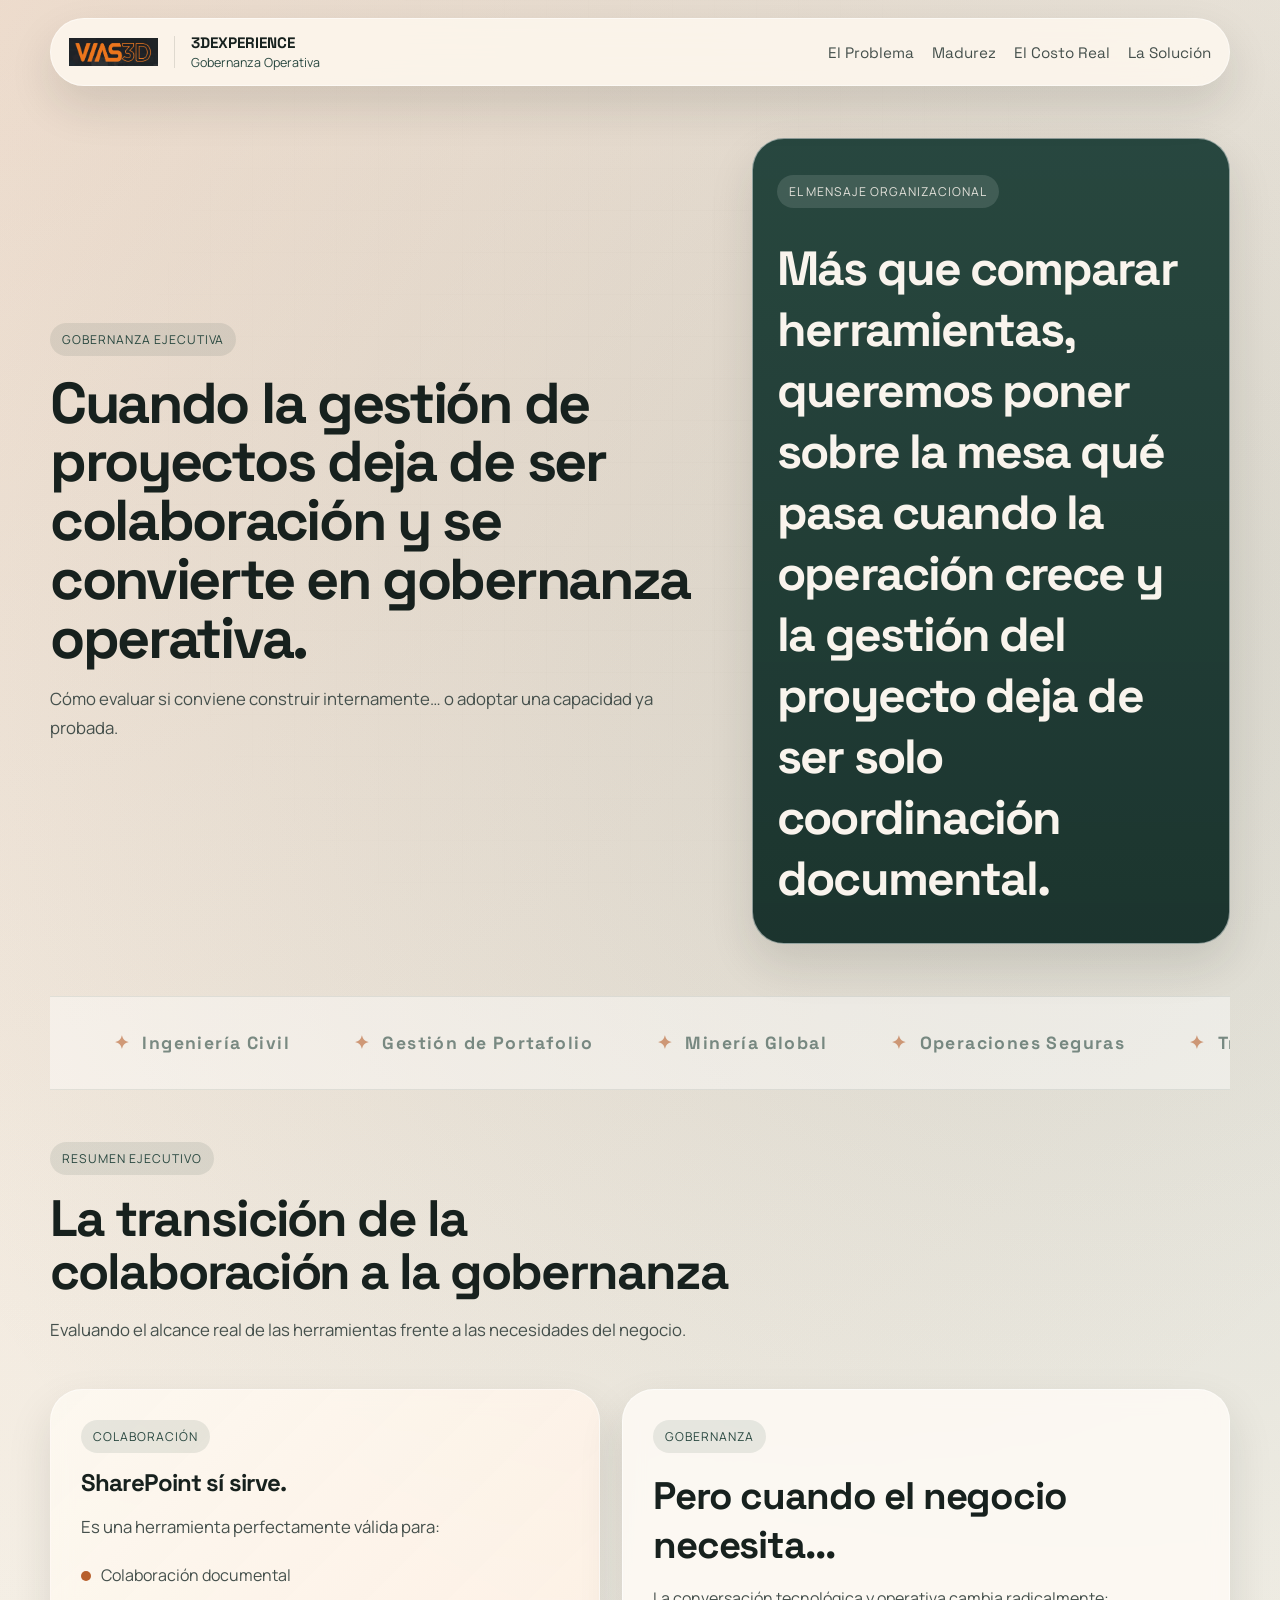
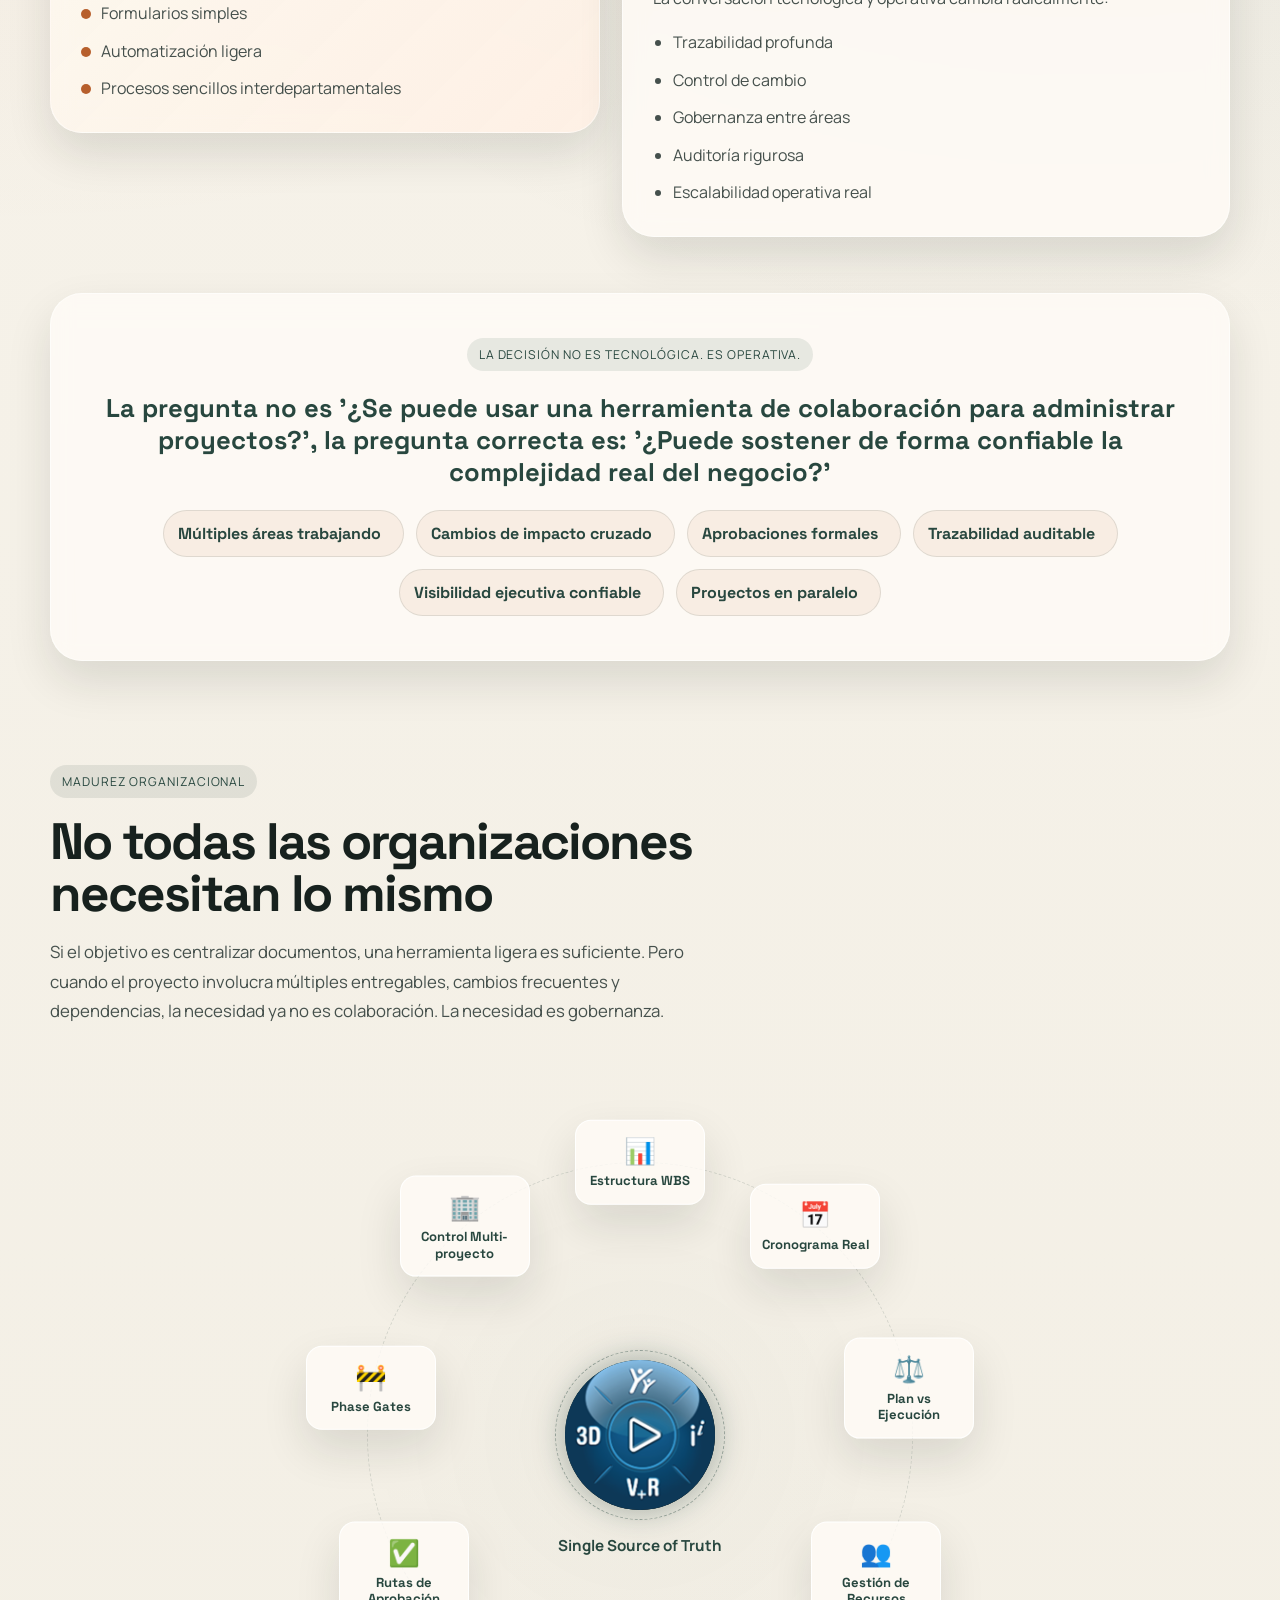
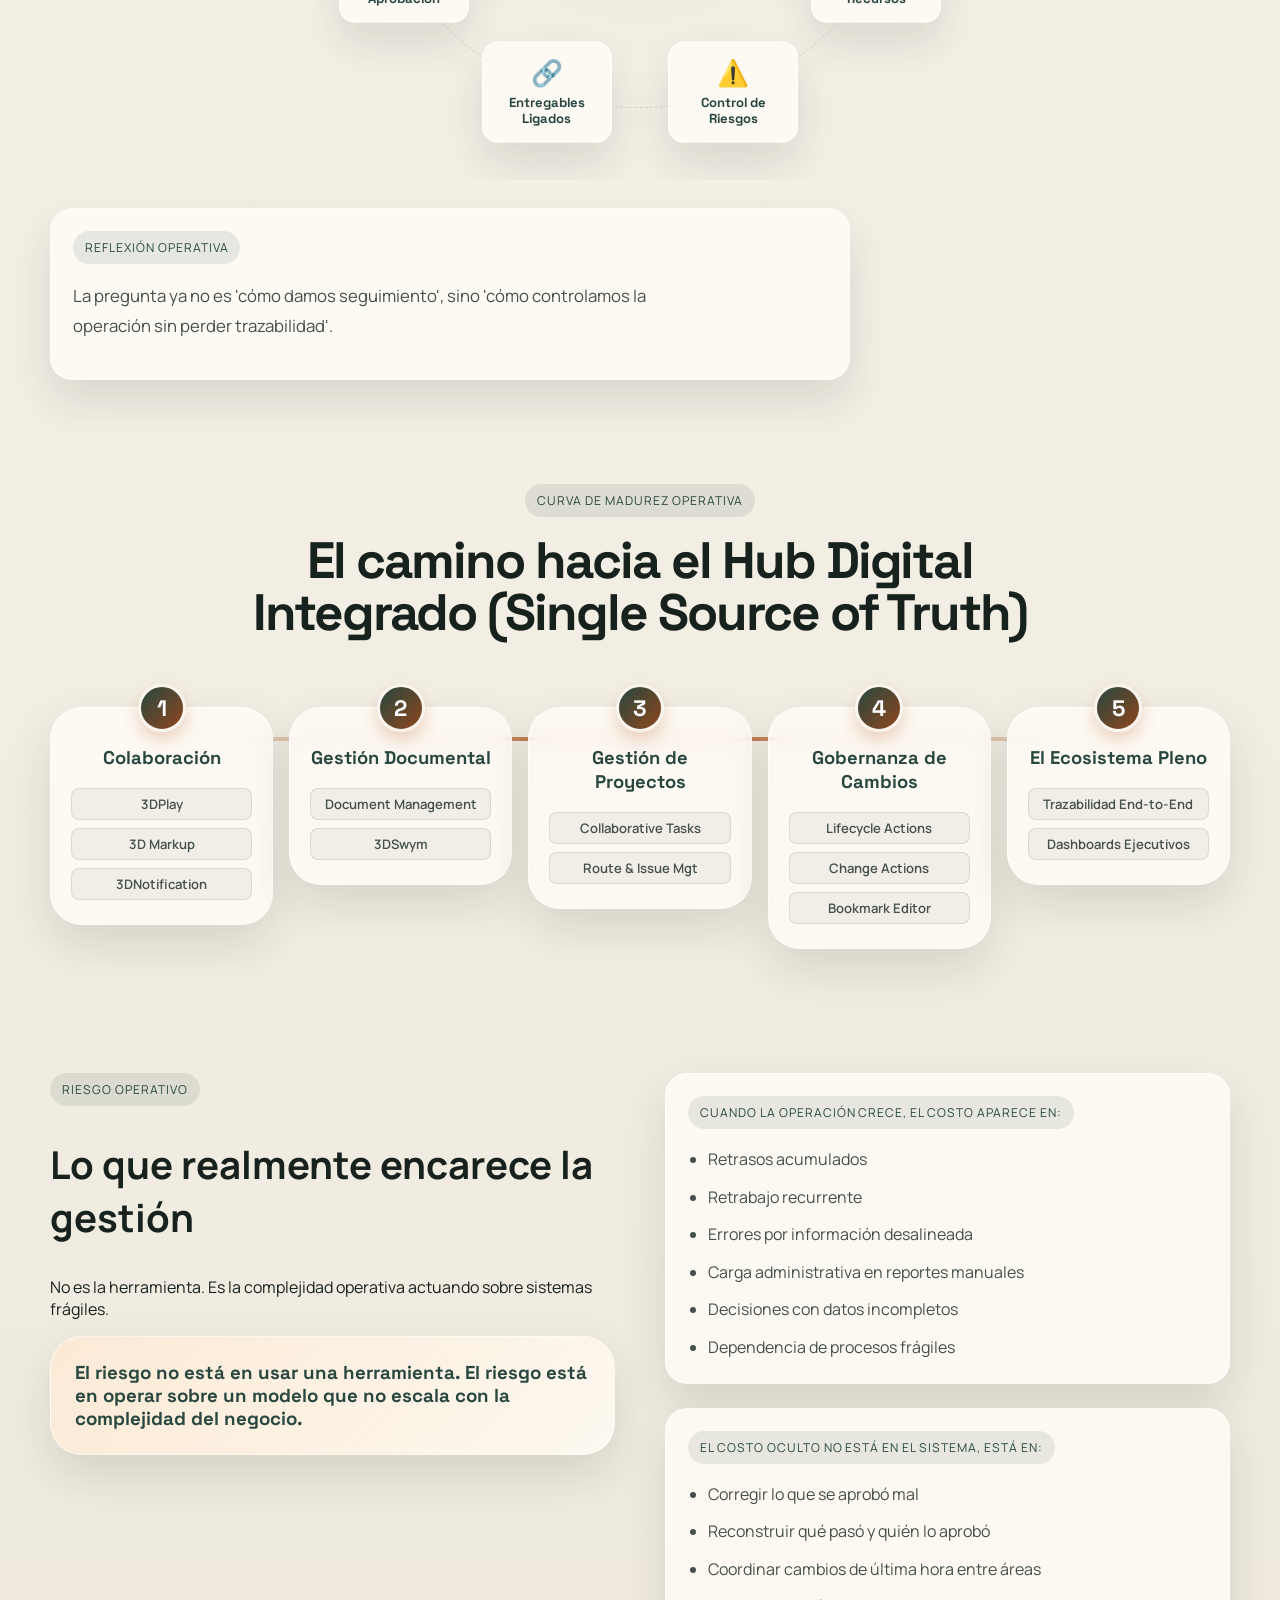
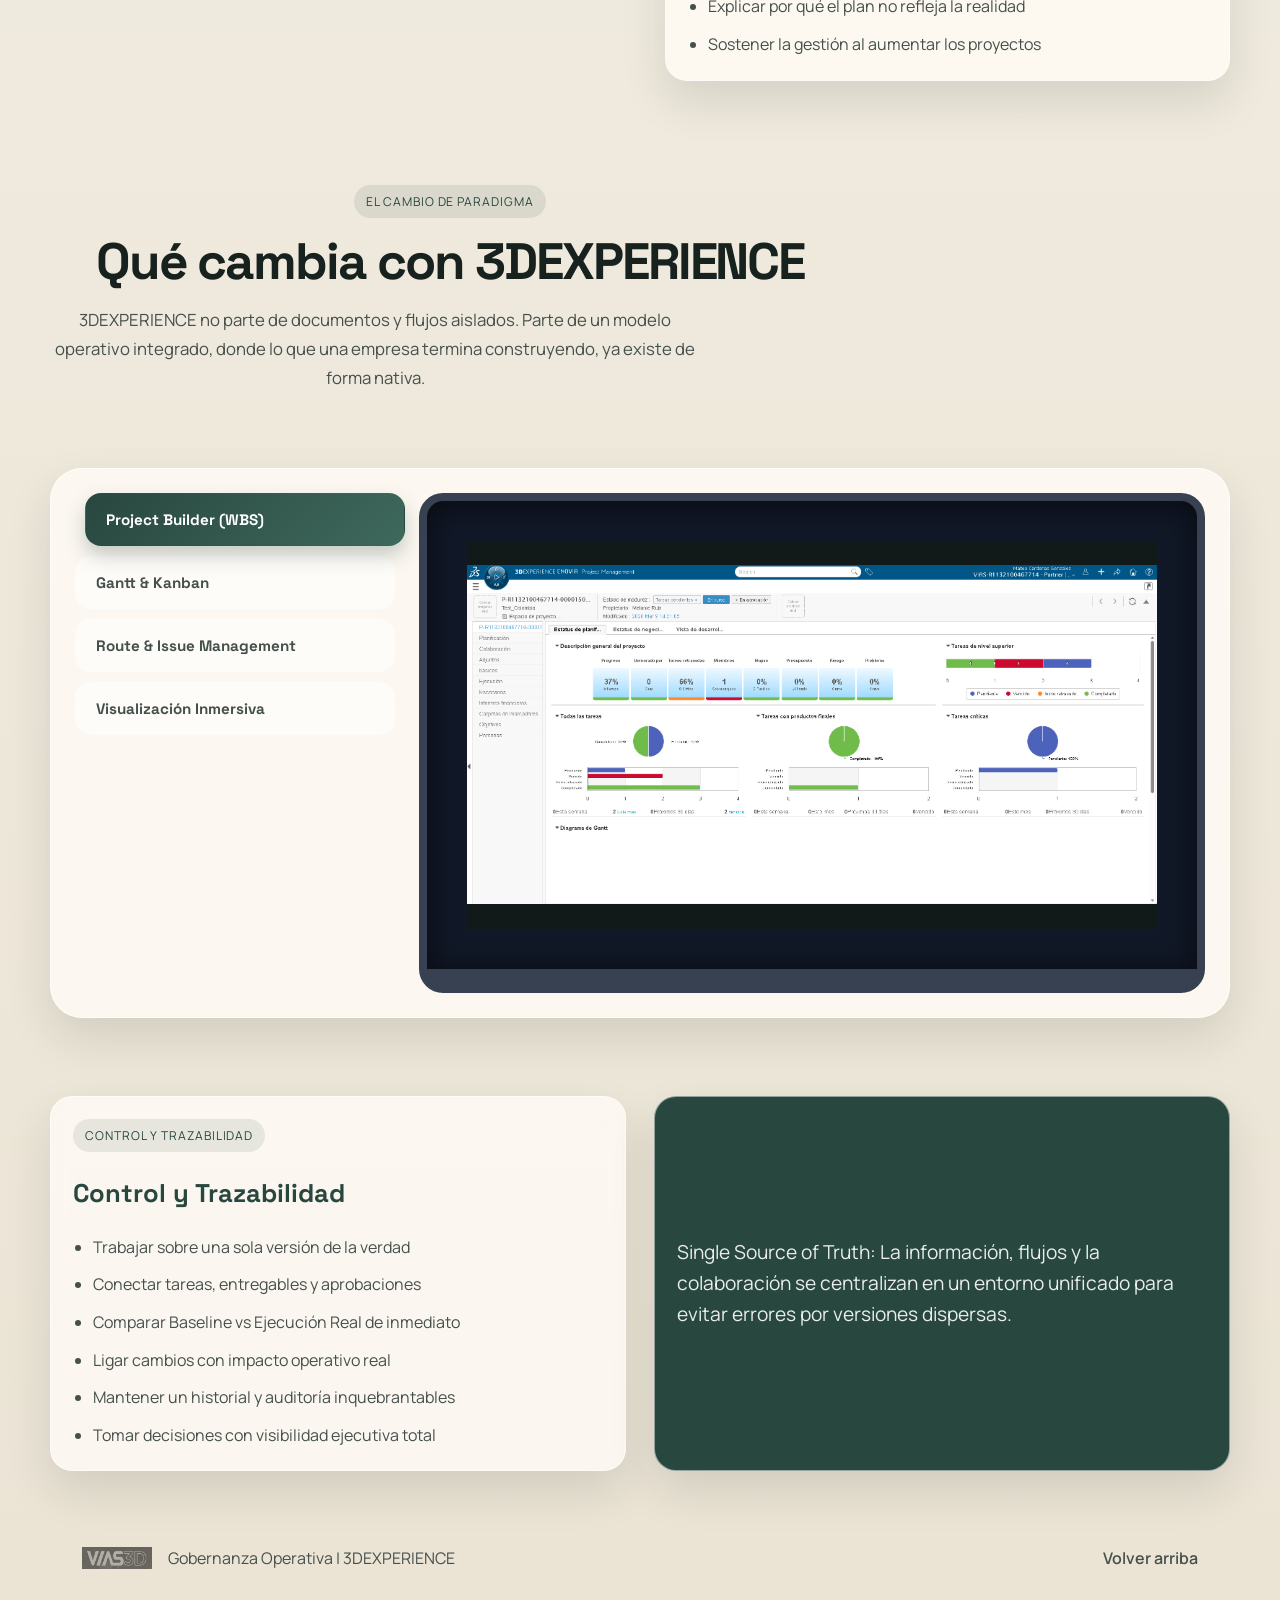
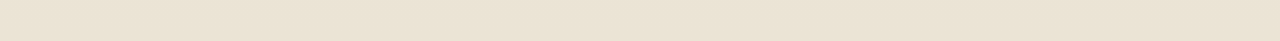
<file: index.html>
<!DOCTYPE html>
<html lang="es">
<head>
  <meta charset="UTF-8">
  <meta name="viewport" content="width=device-width, initial-scale=1.0">
  <title>Gobernanza Operativa vs Colaboración</title>
  <link rel="preconnect" href="https://fonts.googleapis.com">
  <link rel="preconnect" href="https://fonts.gstatic.com" crossorigin>
  <link href="https://fonts.googleapis.com/css2?family=Manrope:wght@400;500;600;700;800&family=Space+Grotesk:wght@500;700&display=swap" rel="stylesheet">
  <link rel="stylesheet" href="styles.css">
</head>
<body>
  <div class="page-shell">
    <header class="topbar">
      <a class="brand" href="#inicio" style="gap: 16px;">
        <img src="Logo%20Vias3D.png" alt="VIAS3D" style="height: 28px; width: auto; object-fit: contain;">
        <span style="display:block; width:1px; height:32px; background:var(--line);"></span>
        <div>
          <strong>3DEXPERIENCE</strong>
          <span style="color:var(--forest);">Gobernanza Operativa</span>
        </div>
      </a>
      <nav class="nav">
        <a href="#realidad">El Problema</a>
        <a href="#madurez">Madurez</a>
        <a href="#costo">El Costo Real</a>
        <a href="#solucion">La Solución</a>
      </nav>
      <!-- CTA Topbar Button Removed -->
    </header>

    <main>
      <section class="hero section" id="inicio">
        <div class="hero-copy reveal">
          <span class="eyebrow" id="hero-kicker">Gobernanza Ejecutiva</span>
          <h1 id="hero-title">Cargando...</h1>
          <p class="hero-text" id="hero-subtitle">Cargando...</p>
          <!-- Hero CTA Button Removed -->
        </div>

        <aside class="hero-panel reveal">
          <div class="hero-panel-card hero-panel-main">
            <p class="panel-label">El Mensaje Organizacional</p>
            <h2 id="hero-pitch">Cargando...</h2>
          </div>
        </aside>
      </section>

      <!-- MARQUEE -->
      <section class="marquee-section">
        <div class="marquee-content" id="marquee-container"></div>
      </section>

      <section class="section grid-section" id="realidad">
        <div class="section-heading reveal">
          <span class="eyebrow" id="s2-kicker">Resumen Ejecutivo</span>
          <h2 id="s2-title">Cargando...</h2>
          <p id="s2-desc">Cargando...</p>
        </div>
        
        <div class="registration-layout reveal">
          <div class="cta-card">
            <div class="cta-copy">
              <span class="eyebrow">Colaboración</span>
              <h2 id="s2-left-title">Cargando...</h2>
              <p id="s2-left-desc">Cargando...</p>
              <ul class="cta-list" id="s2-left-list"></ul>
            </div>
          </div>
          <div class="form-card">
            <span class="card-kicker">Gobernanza</span>
            <h3 class="form-title" id="s2-right-title">Cargando...</h3>
            <p class="form-description" id="s2-right-desc">Cargando...</p>
            <ul class="simple-list" id="s2-right-list"></ul>
          </div>
        </div>

        <div class="proof-strip reveal mt-4" style="margin-top:28px;">
          <div class="proof-item" style="grid-column: 1 / -1; padding: 24px;">
            <span class="eyebrow" id="s3-kicker">Cargando...</span>
            <h2 style="font-family:'Space Grotesk', sans-serif; font-size:1.6rem; color:var(--forest)" id="s3-question">Cargando...</h2>
            <div class="contact-chips" id="s3-needs" style="justify-content: center;"></div>
          </div>
        </div>
      </section>

      <section class="section grid-section" id="madurez">
        <div class="section-heading reveal">
          <span class="eyebrow" id="s4-kicker">Madurez Organizacional</span>
          <h2 id="s4-title">Cargando...</h2>
          <p id="s4-desc">Cargando...</p>
        </div>

        <div class="orbital-wrapper reveal" id="orbital-wrapper">
          <!-- Rendered by app.js (The Orbital Layout) -->
        </div>
        
        <div class="info-card text-center mx-auto mt-4 reveal" style="max-width: 800px;">
          <span class="card-kicker">Reflexión Operativa</span>
          <p id="s5-conclusion">Cargando...</p>
        </div>
      </section>

      <!-- TIMELINE / MATURITY FLOW (Image reference section) -->
      <section class="section" id="curva-madurez">
        <div class="section-heading reveal mx-auto" style="text-align:center; max-width:800px; margin: 0 auto;">
          <span class="eyebrow" id="flow-kicker">Cargando...</span>
          <h2 id="flow-title">Cargando...</h2>
        </div>

        <div class="process-timeline reveal" id="flow-timeline">
          <!-- Rendered by app.js -->
        </div>
      </section>

      <section class="section" id="costo">
        <div class="sticky-layout reveal">
          <div class="sticky-side">
            <span class="eyebrow" id="s6-kicker">Cargando...</span>
            <h2 id="s6-title" style="font-size: clamp(2rem, 3vw, 3rem);">Cargando...</h2>
            <p id="s6-desc">Cargando...</p>
            <div class="hero-panel-card hero-panel-accent mt-4">
              <h3 id="s6-conclusion" style="margin:0; font-family:'Space Grotesk', sans-serif; color:var(--forest);">Cargando...</h3>
            </div>
          </div>
          
          <div class="scroll-side">
            <div class="info-card">
              <span class="card-kicker" id="s6-list1-title">Visibles</span>
              <ul class="simple-list bullet-list" id="s6-list1"></ul>
            </div>
            <div class="info-card" style="background:var(--panel-strong)">
              <span class="card-kicker" id="s6-list2-title">Ocultos</span>
              <ul class="simple-list check-list" id="s6-list2"></ul>
            </div>
          </div>
        </div>
      </section>

      <section class="section grid-section" id="solucion">
        <div class="section-heading reveal text-center mx-auto" style="max-width: 800px; text-align: center;">
          <span class="eyebrow" id="s7-kicker">El Cambio de Paradigma</span>
          <h2 id="s7-title">Cargando...</h2>
          <p id="s7-desc" class="mx-auto">Cargando...</p>
        </div>

        <div class="mockup-layout reveal" id="mockup-layout">
          <!-- Rendered by app.js -->
        </div>

        <div class="grid-section mt-4 reveal" style="grid-template-columns: 1fr 1fr; margin-top:50px;">
          <div class="info-card">
            <span class="card-kicker">Control y Trazabilidad</span>
            <h3 id="s8-impact-title" style="font-family:'Space Grotesk'; font-size:1.6rem; color:var(--forest)">Cargando...</h3>
            <ul class="simple-list" id="s8-impact-list"></ul>
          </div>
          <div class="info-card" style="background:var(--forest); color:#fff; display:flex; align-items:center;">
            <p id="s8-ssot" style="color:rgba(255,255,255,0.9); margin:0; font-size:1.2rem; line-height:1.6;">Cargando...</p>
          </div>
        </div>
      </section>

      <!-- CTA Section Removed -->
    </main>

    <footer class="footer" style="padding: 24px 32px;">
      <div style="display:flex; align-items:center; gap:16px;">
        <img src="Logo%20Vias3D.png" alt="VIAS3D" style="height: 22px; opacity: 0.6; filter: grayscale(100%) contrast(1.2);">
        <p id="footer-copy" style="margin:0;">Gobernanza Operativa | 3DEXPERIENCE</p>
      </div>
      <a href="#inicio" style="font-weight:600;">Volver arriba</a>
    </footer>
  </div>

  <script src="content.js"></script>
  <script src="app.js"></script>
</body>
</html>
</file>
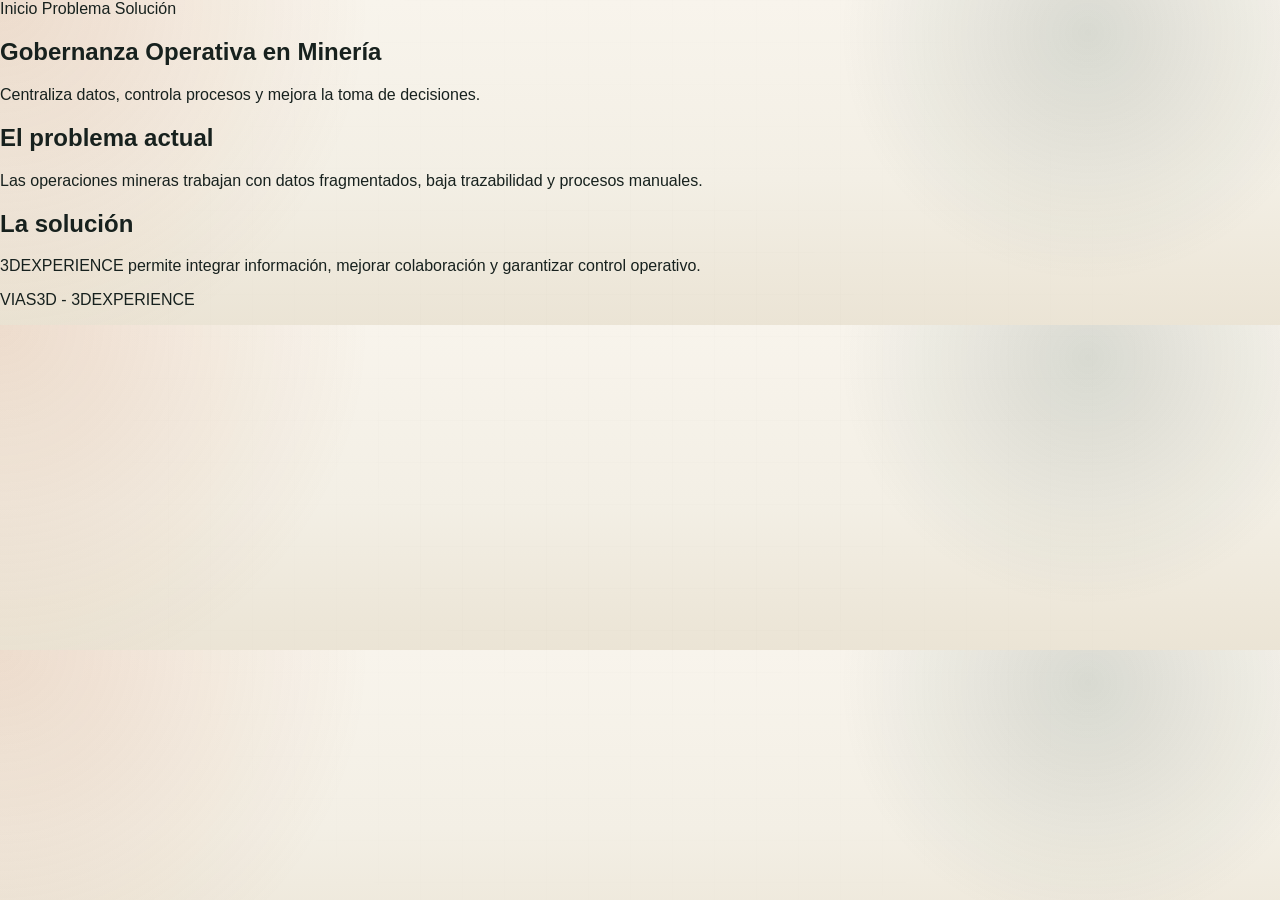
<file: index.optimizado.html>
<!DOCTYPE html>
<html lang="es">
<head>
<meta charset="UTF-8">
<meta name="viewport" content="width=device-width, initial-scale=1.0">
<meta name="description" content="Transforma tu operación minera con gobernanza operativa y colaboración en 3DEXPERIENCE">
<meta property="og:title" content="Gobernanza Operativa 3DEXPERIENCE">
<meta property="og:description" content="Control, trazabilidad y eficiencia en minería">
<title>Gobernanza Operativa | 3DEXPERIENCE</title>
<link rel="stylesheet" href="styles.css">
</head>
<body>
<header>
<nav aria-label="Navegación principal">
<a href="#inicio">Inicio</a>
<a href="#problema">Problema</a>
<a href="#solucion">Solución</a>
</nav>
</header>
<main>
<section id="inicio">
<h1>Gobernanza Operativa en Minería</h1>
<p>Centraliza datos, controla procesos y mejora la toma de decisiones.</p>
</section>
<section id="problema">
<h2>El problema actual</h2>
<p>Las operaciones mineras trabajan con datos fragmentados, baja trazabilidad y procesos manuales.</p>
</section>
<section id="solucion">
<h2>La solución</h2>
<p>3DEXPERIENCE permite integrar información, mejorar colaboración y garantizar control operativo.</p>
</section>
</main>
<footer>
<p>VIAS3D - 3DEXPERIENCE</p>
</footer>
<script src="app.js" defer></script>
</body>
</html>
</file>
<file: styles.css>
:root {
  --bg: #f3efe5;
  --bg-soft: #faf6ee;
  --panel: rgba(255, 252, 247, 0.8);
  --panel-strong: #fdf9f1;
  --ink: #17211e;
  --ink-soft: #45504c;
  --accent: #b75f2c;
  --accent-strong: #8f461d;
  --accent-soft: #e8ba91;
  --forest: #28473f;
  --forest-soft: #3f695d;
  --line: rgba(23, 33, 30, 0.12);
  --shadow: 0 20px 45px rgba(24, 31, 27, 0.12);
  --radius-xl: 32px;
  --radius-lg: 22px;
  --radius-md: 16px;
  --container: 1180px;
}

* {
  box-sizing: border-box;
}

html {
  scroll-behavior: smooth;
}

body {
  margin: 0;
  min-width: 320px;
  color: var(--ink);
  font-family: "Manrope", sans-serif;
  background:
    radial-gradient(circle at top left, rgba(183, 95, 44, 0.16), transparent 28%),
    radial-gradient(circle at 85% 10%, rgba(40, 71, 63, 0.15), transparent 22%),
    linear-gradient(180deg, #f8f4ec 0%, #f3efe5 55%, #ebe4d5 100%);
}

body::before {
  content: "";
  position: fixed;
  inset: 0;
  pointer-events: none;
  opacity: 0.25;
  background-image:
    linear-gradient(rgba(23, 33, 30, 0.03) 1px, transparent 1px),
    linear-gradient(90deg, rgba(23, 33, 30, 0.03) 1px, transparent 1px);
  background-size: 42px 42px;
  mask-image: radial-gradient(circle at center, black 30%, transparent 92%);
}

a {
  color: inherit;
  text-decoration: none;
}

img,
iframe {
  max-width: 100%;
}

.page-shell {
  width: min(100% - 32px, var(--container));
  margin: 0 auto;
  padding-bottom: 48px;
}

.topbar {
  position: sticky;
  top: 12px;
  z-index: 10;
  display: flex;
  align-items: center;
  justify-content: space-between;
  gap: 18px;
  margin-top: 18px;
  padding: 14px 18px;
  border: 1px solid rgba(255, 255, 255, 0.45);
  border-radius: 999px;
  background: rgba(255, 249, 241, 0.8);
  backdrop-filter: blur(16px);
  box-shadow: var(--shadow);
}

.brand {
  display: inline-flex;
  align-items: center;
  gap: 12px;
}

.brand-mark {
  display: grid;
  place-items: center;
  width: 40px;
  height: 40px;
  border-radius: 14px;
  color: #fff8ef;
  font-family: "Space Grotesk", sans-serif;
  font-weight: 700;
  background: linear-gradient(135deg, var(--forest) 0%, var(--accent) 100%);
}

.brand strong,
.nav a,
.btn {
  font-family: "Space Grotesk", sans-serif;
}

.brand div {
  display: flex;
  flex-direction: column;
  gap: 2px;
}

.brand strong {
  font-size: 0.95rem;
}

.brand span:last-child {
  font-size: 0.78rem;
  color: var(--ink-soft);
}

.nav {
  display: flex;
  align-items: center;
  gap: 18px;
}

.topbar-actions {
  display: flex;
  align-items: center;
  gap: 12px;
}

.nav a {
  color: var(--ink-soft);
  font-size: 0.95rem;
}

.btn {
  display: inline-flex;
  align-items: center;
  justify-content: center;
  gap: 10px;
  border: 0;
  border-radius: 999px;
  padding: 14px 22px;
  font-size: 0.95rem;
  cursor: pointer;
  transition: transform 180ms ease, box-shadow 180ms ease, background-color 180ms ease;
}

.btn:hover {
  transform: translateY(-2px);
}

.btn-primary {
  color: #fff6ee;
  background: linear-gradient(135deg, var(--accent) 0%, var(--accent-strong) 100%);
  box-shadow: 0 16px 28px rgba(183, 95, 44, 0.28);
}

.btn-secondary {
  color: var(--forest);
  background: rgba(40, 71, 63, 0.08);
  border: 1px solid rgba(40, 71, 63, 0.12);
}

.btn-ghost {
  color: var(--forest);
  background: rgba(255, 255, 255, 0.35);
}

.btn-large {
  min-width: 220px;
  padding: 16px 28px;
  font-size: 1rem;
}

.section {
  padding: 52px 0;
}

.hero {
  display: grid;
  grid-template-columns: 1.2fr 0.85fr;
  gap: 28px;
  min-height: calc(100vh - 140px);
  align-items: center;
}

.hero-copy,
.hero-panel,
.proof-strip,
.cards-grid,
.video-layout,
.instructor-card,
.cta-card,
.registration-layout {
  position: relative;
}

.eyebrow,
.panel-label,
.card-kicker,
.portrait-badge {
  display: inline-flex;
  align-items: center;
  gap: 8px;
  width: fit-content;
  padding: 8px 12px;
  border-radius: 999px;
  font-size: 0.76rem;
  letter-spacing: 0.08em;
  text-transform: uppercase;
  color: var(--forest);
  background: rgba(40, 71, 63, 0.1);
}

.hero h1,
.section-heading h2,
.cta-copy h2 {
  margin: 18px 0 16px;
  font-family: "Space Grotesk", sans-serif;
  line-height: 1.02;
  letter-spacing: -0.04em;
}

.hero h1 {
  max-width: 22ch;
  font-size: clamp(2.2rem, 4.5vw, 4rem);
}

.hero-text,
.section-heading p,
.instructor-copy p,
.cta-copy p,
.cta-note,
.info-card p {
  max-width: 65ch;
  color: var(--ink-soft);
  font-size: 1.05rem;
  line-height: 1.75;
}

.hero-actions {
  display: flex;
  flex-wrap: wrap;
  gap: 14px;
  margin-top: 28px;
}

.hero-meta {
  display: grid;
  grid-template-columns: repeat(3, minmax(0, 1fr));
  gap: 14px;
  margin-top: 28px;
}

.meta-card,
.hero-panel-card,
.proof-strip,
.module-card,
.video-frame,
.info-card,
.instructor-card,
.cta-card,
.form-card {
  border: 1px solid rgba(255, 255, 255, 0.5);
  background: var(--panel);
  backdrop-filter: blur(10px);
  box-shadow: var(--shadow);
}

.meta-card {
  padding: 18px;
  border-radius: var(--radius-lg);
}

.meta-label {
  display: block;
  color: var(--ink-soft);
  font-size: 0.9rem;
  margin-bottom: 8px;
}

.meta-card strong {
  font-family: "Space Grotesk", sans-serif;
  font-size: 1.08rem;
}

.hero-panel {
  display: grid;
  gap: 18px;
}

.hero-panel-card {
  overflow: hidden;
  padding: 24px;
  border-radius: var(--radius-xl);
}

.hero-panel-main {
  background:
    linear-gradient(180deg, rgba(40, 71, 63, 0.94) 0%, rgba(27, 52, 46, 0.98) 100%),
    var(--forest);
  color: #f9f4ed;
}

.hero-panel-main .panel-label,
.hero-panel-main p,
.hero-panel-main .highlight-item {
  color: rgba(249, 244, 237, 0.88);
}

.hero-panel-main .panel-label {
  background: rgba(255, 255, 255, 0.12);
}

.hero-panel-main h2 {
  margin: 18px 0 10px;
  font-size: clamp(2rem, 4vw, 3rem);
  font-family: "Space Grotesk", sans-serif;
  letter-spacing: -0.04em;
}

.hero-panel-accent {
  background:
    linear-gradient(135deg, rgba(255, 233, 210, 0.78) 0%, rgba(253, 249, 241, 0.92) 100%);
}

.highlight-points {
  display: grid;
  gap: 14px;
  margin-top: 28px;
}

.highlight-item {
  display: flex;
  gap: 12px;
  align-items: flex-start;
}

.highlight-item::before {
  content: "";
  flex: 0 0 10px;
  width: 10px;
  height: 10px;
  border-radius: 50%;
  margin-top: 8px;
  background: var(--accent-soft);
}

.proof-strip {
  display: grid;
  grid-template-columns: repeat(3, minmax(0, 1fr));
  gap: 14px;
  padding: 20px;
  border-radius: var(--radius-xl);
}

.proof-item {
  padding: 14px 8px;
  text-align: center;
}

.proof-number {
  display: block;
  font-size: clamp(1.8rem, 3vw, 2.8rem);
  font-family: "Space Grotesk", sans-serif;
}

.proof-label {
  color: var(--ink-soft);
}

.grid-section {
  display: grid;
  gap: 28px;
}

.program-layout {
  display: grid;
  grid-template-columns: 1.08fr 0.92fr;
  gap: 22px;
  align-items: start;
}

.program-side {
  display: grid;
  gap: 18px;
}

.registration-layout {
  display: grid;
  grid-template-columns: 0.95fr 1.05fr;
  gap: 22px;
  align-items: start;
}

.section-heading {
  max-width: 720px;
}

.section-heading h2 {
  font-size: clamp(2rem, 4vw, 3.4rem);
}

.cards-grid {
  display: grid;
  grid-template-columns: repeat(3, minmax(0, 1fr));
  gap: 18px;
}

.modules-grid {
  grid-template-columns: 1fr;
}

.module-card {
  padding: 22px;
  border-radius: var(--radius-lg);
  transition: transform 180ms ease;
}

.module-card:hover {
  transform: translateY(-4px);
}

.module-index {
  display: inline-flex;
  align-items: center;
  justify-content: center;
  width: 42px;
  height: 42px;
  border-radius: 14px;
  color: #fff9f3;
  font-family: "Space Grotesk", sans-serif;
  background: linear-gradient(135deg, var(--accent) 0%, var(--forest) 100%);
}

.module-card h3 {
  margin: 18px 0 10px;
  font-size: 1.2rem;
}

.module-card p {
  color: var(--ink-soft);
  line-height: 1.75;
}

.video-layout {
  display: grid;
  grid-template-columns: 1.3fr 0.7fr;
  gap: 22px;
  align-items: stretch;
}

.video-frame,
.video-placeholder {
  min-height: 420px;
  overflow: hidden;
  border-radius: var(--radius-xl);
}

.video-embed-shell {
  display: grid;
  grid-template-rows: minmax(0, 1fr) auto;
  min-height: 420px;
  height: 100%;
  background: rgba(255, 255, 255, 0.66);
}

.video-frame iframe,
.video-frame video,
.video-frame .video-placeholder {
  width: 100%;
  height: 100%;
  border: 0;
}

.video-embed-shell iframe {
  min-height: 360px;
}

.video-frame video {
  display: block;
  object-fit: cover;
}

.video-placeholder {
  display: grid;
  place-items: center;
  padding: 30px;
  text-align: center;
  color: #f9f4ed;
  background:
    linear-gradient(135deg, rgba(40, 71, 63, 0.94) 0%, rgba(183, 95, 44, 0.88) 100%);
}

.video-placeholder strong {
  display: block;
  margin-bottom: 12px;
  font-family: "Space Grotesk", sans-serif;
  font-size: 1.4rem;
}

.video-direct-link {
  margin: 0;
  padding: 14px 18px 18px;
  color: var(--ink-soft);
  line-height: 1.6;
  border-top: 1px solid rgba(40, 71, 63, 0.12);
  background: rgba(255, 255, 255, 0.72);
}

.video-direct-link a {
  color: var(--accent-strong);
  text-decoration: underline;
  text-underline-offset: 3px;
}

.video-side {
  display: grid;
  gap: 18px;
}

.info-card {
  padding: 22px;
  border-radius: var(--radius-lg);
}

.simple-list {
  display: grid;
  gap: 12px;
  margin: 18px 0 0;
  padding-left: 20px;
  color: var(--ink-soft);
  line-height: 1.6;
}

.instructor-card {
  display: grid;
  grid-template-columns: 0.95fr 1.05fr;
  gap: 26px;
  padding: 28px;
  border-radius: var(--radius-xl);
}

.portrait-shell {
  position: relative;
  min-height: 300px;
  border-radius: calc(var(--radius-xl) - 4px);
  overflow: hidden;
  background: linear-gradient(135deg, rgba(40, 71, 63, 1) 0%, rgba(28, 55, 48, 1) 42%, rgba(183, 95, 44, 0.86) 100%);
}

.portrait-photo,
.portrait-overlay {
  position: absolute;
  inset: 0;
}

.portrait-photo {
  width: 100%;
  height: 100%;
  object-fit: cover;
  object-position: center top;
  filter: saturate(0.92) contrast(1.02);
}

.portrait-overlay {
  background: linear-gradient(180deg, rgba(13, 20, 18, 0.02) 20%, rgba(13, 20, 18, 0.78) 100%);
}

.portrait-ring {
  position: absolute;
  inset: 20px;
  border-radius: 28px;
  border: 1px solid rgba(255, 255, 255, 0.2);
}

.portrait-content {
  position: absolute;
  inset: auto 24px 24px 24px;
  color: #f9f4ed;
}

.portrait-content h2 {
  margin: 14px 0 8px;
  font-family: "Space Grotesk", sans-serif;
  font-size: clamp(2rem, 4vw, 3rem);
  letter-spacing: -0.04em;
}

.instructor-role {
  font-size: 1.02rem;
  color: rgba(249, 244, 237, 0.86);
}

.instructor-copy {
  align-self: center;
}

.instructor-evidence {
  margin-top: 22px;
}

.contact-chips,
.credentials {
  display: flex;
  flex-wrap: wrap;
  gap: 12px;
}

.contact-chips {
  margin-top: 22px;
}

.credentials {
  margin-top: 22px;
}

.contact-chip,
.credential-chip {
  padding: 12px 14px;
  border-radius: 999px;
  color: var(--forest);
  border: 1px solid rgba(40, 71, 63, 0.12);
}

.contact-chip {
  display: inline-flex;
  align-items: center;
  background: rgba(183, 95, 44, 0.08);
}

.credential-chip {
  background: rgba(40, 71, 63, 0.08);
}

.contact-chip strong {
  font-family: "Space Grotesk", sans-serif;
  margin-right: 8px;
}

.contact-chip:hover {
  transform: translateY(-1px);
  box-shadow: 0 10px 18px rgba(24, 31, 27, 0.08);
}

.cta-card {
  display: grid;
  grid-template-columns: 1fr auto;
  gap: 24px;
  align-items: center;
  padding: 30px;
  border-radius: var(--radius-xl);
  background:
    linear-gradient(135deg, rgba(253, 249, 241, 0.9) 0%, rgba(255, 240, 228, 0.86) 100%);
}

.cta-list {
  display: grid;
  gap: 12px;
  margin: 22px 0 0;
  padding: 0;
  list-style: none;
  color: var(--ink-soft);
}

.cta-list li {
  display: flex;
  gap: 10px;
  align-items: flex-start;
  line-height: 1.6;
}

.cta-list li::before {
  content: "";
  flex: 0 0 10px;
  width: 10px;
  height: 10px;
  margin-top: 8px;
  border-radius: 50%;
  background: var(--accent);
}

.cta-actions {
  display: grid;
  gap: 14px;
  justify-items: end;
}

.cta-note {
  margin: 0;
  font-size: 0.95rem;
  text-align: right;
}

.form-card {
  padding: 30px;
  border-radius: var(--radius-xl);
}

.form-title {
  margin: 18px 0 12px;
  font-size: clamp(1.7rem, 3vw, 2.4rem);
  font-family: "Space Grotesk", sans-serif;
  letter-spacing: -0.03em;
}

.form-description,
.form-note {
  color: var(--ink-soft);
  line-height: 1.7;
}

.form-embed {
  min-height: 360px;
  overflow: hidden;
  border-radius: 22px;
  margin-top: 24px;
  border: 1px solid rgba(40, 71, 63, 0.12);
  background: rgba(255, 255, 255, 0.65);
}

.form-embed iframe {
  width: 100%;
  height: 360px;
  display: block;
  border: 0;
}

.form-placeholder,
.form-preview {
  min-height: 360px;
  overflow: hidden;
  border-radius: 22px;
  width: 100%;
  height: 100%;
  border: 0;
  display: grid;
  place-items: center;
  padding: 28px;
  text-align: center;
  color: var(--forest);
  background:
    linear-gradient(135deg, rgba(40, 71, 63, 0.08) 0%, rgba(183, 95, 44, 0.1) 100%);
}

.form-placeholder strong,
.form-preview strong {
  display: block;
  margin-bottom: 10px;
  font-family: "Space Grotesk", sans-serif;
  font-size: 1.3rem;
}

.form-preview-badge {
  display: inline-flex;
  margin-bottom: 14px;
  padding: 8px 12px;
  border-radius: 999px;
  color: var(--forest);
  font-size: 0.76rem;
  letter-spacing: 0.08em;
  text-transform: uppercase;
  background: rgba(40, 71, 63, 0.1);
}

.form-preview-list {
  display: grid;
  gap: 10px;
  margin: 18px 0 0;
  padding-left: 20px;
  color: var(--ink-soft);
  line-height: 1.6;
  text-align: left;
}

.form-actions {
  display: grid;
  gap: 12px;
  margin-top: 22px;
}

.form-note {
  margin: 0;
  font-size: 0.95rem;
}

.footer {
  display: flex;
  align-items: center;
  justify-content: space-between;
  gap: 16px;
  padding: 18px 4px 8px;
  color: var(--ink-soft);
}

.reveal {
  opacity: 0;
  transform: translateY(22px);
  transition: opacity 600ms ease, transform 600ms ease;
}

.reveal.is-visible {
  opacity: 1;
  transform: translateY(0);
}

@media (max-width: 1040px) {
  .hero,
  .program-layout,
  .video-layout,
  .instructor-card,
  .cta-card,
  .registration-layout {
    grid-template-columns: 1fr;
  }

  .cards-grid {
    grid-template-columns: repeat(2, minmax(0, 1fr));
  }

  .cta-actions {
    justify-items: start;
  }

  .cta-note {
    text-align: left;
  }
}

@media (max-width: 780px) {
  .page-shell {
    width: min(100% - 18px, var(--container));
  }

  .topbar {
    flex-wrap: wrap;
    justify-content: center;
    border-radius: 28px;
  }

  .nav {
    order: 3;
    width: 100%;
    justify-content: center;
    flex-wrap: wrap;
    gap: 12px 16px;
  }

  .topbar-actions {
    width: 100%;
    justify-content: center;
    flex-wrap: wrap;
  }

  .hero {
    min-height: auto;
    padding-top: 18px;
  }

  .hero h1 {
    max-width: 12ch;
  }

  .hero-meta,
  .proof-strip,
  .cards-grid {
    grid-template-columns: 1fr;
  }

  .video-frame,
  .video-placeholder,
  .video-embed-shell,
  .form-placeholder,
  .form-preview {
    min-height: 280px;
  }

  .video-embed-shell iframe {
    min-height: 220px;
  }

  .form-embed iframe {
    height: 320px;
  }
}

@media (prefers-reduced-motion: reduce) {
  html {
    scroll-behavior: auto;
  }

  .btn,
  .module-card,
  .reveal {
    transition: none;
  }
}

/* MATURITY FLOW TIMELINE */
.process-timeline {
  display: flex;
  flex-direction: column;
  gap: 36px;
  position: relative;
  max-width: 600px;
  margin: 48px auto 0;
  padding: 20px 0;
}

@media (min-width: 900px) {
  .process-timeline {
    flex-direction: row;
    align-items: flex-start;
    justify-content: space-between;
    gap: 16px;
    max-width: 100%;
  }
  
  .process-timeline::before {
    content: "";
    position: absolute;
    top: 50px;
    left: 8%;
    right: 8%;
    height: 4px;
    background: linear-gradient(90deg, rgba(183, 95, 44, 0) 0%, var(--accent) 50%, rgba(183, 95, 44, 0) 100%);
    z-index: 1;
  }
}

.process-step {
  flex: 1;
  position: relative;
  background: var(--panel);
  border: 1px solid rgba(255, 255, 255, 0.7);
  backdrop-filter: blur(10px);
  padding: 38px 20px 24px;
  border-radius: var(--radius-xl);
  text-align: center;
  box-shadow: var(--shadow);
  z-index: 2;
  transition: transform 0.3s ease;
  min-width: 0;
}

.process-step:hover {
  transform: translateY(-8px);
}

.step-number {
  position: absolute;
  top: -24px;
  left: 50%;
  transform: translateX(-50%);
  width: 48px;
  height: 48px;
  background: linear-gradient(135deg, var(--forest) 0%, var(--accent-strong) 100%);
  color: #fff;
  border-radius: 50%;
  display: flex;
  align-items: center;
  justify-content: center;
  font-family: "Space Grotesk", sans-serif;
  font-size: 1.4rem;
  font-weight: 700;
  box-shadow: 0 8px 16px rgba(183, 95, 44, 0.25);
  z-index: 3;
  border: 3px solid #f9f4ed;
}

.step-title {
  margin: 0;
  font-family: "Space Grotesk", sans-serif;
  font-size: 1.15rem;
  color: var(--forest);
  line-height: 1.3;
}

.step-apps {
  display: flex;
  flex-direction: column;
  gap: 8px;
  margin-top: 18px;
}

.step-apps span {
  display: inline-block;
  padding: 6px 10px;
  background: rgba(40, 71, 63, 0.06);
  border-radius: 8px;
  border: 1px solid rgba(40, 71, 63, 0.12);
  font-size: 0.82rem;
  color: var(--ink-soft);
  font-weight: 600;
}

/* ORBITAL LAYOUT */
.orbital-wrapper {
  width: 100%;
  overflow: hidden;
  padding: 40px 0 20px;
}

.orbital-container {
  position: relative;
  width: 100%;
  max-width: 650px;
  aspect-ratio: 1;
  margin: 0 auto;
  display: flex;
  align-items: center;
  justify-content: center;
  background: radial-gradient(circle at center, rgba(40, 71, 63, 0.03) 0%, transparent 60%);
  border-radius: 50%;
}

.orbital-center {
  width: 150px;
  height: 150px;
  background: linear-gradient(135deg, var(--forest) 0%, #1a2e29 100%);
  border-radius: 50%;
  display: flex;
  align-items: center;
  justify-content: center;
  color: #fff;
  z-index: 10;
  box-shadow: 0 0 32px rgba(40, 71, 63, 0.4), inset 0 -4px 18px rgba(0,0,0,0.6);
  position: relative;
}
.orbital-center::after {
  content: "";
  position: absolute;
  inset: -10px;
  border-radius: 50%;
  border: 1px dashed rgba(40, 71, 63, 0.4);
  animation: pulse 4s infinite linear;
}

@keyframes pulse {
  0% { transform: scale(1) rotate(0deg); opacity: 0.8; }
  100% { transform: scale(1.4) rotate(180deg); opacity: 0; }
}

.center-content {
  text-align: center;
  font-family: "Space Grotesk", sans-serif;
}

.orbital-ring {
  position: absolute;
  width: 84%;
  height: 84%;
  border: 1px dashed rgba(40, 71, 63, 0.15);
  border-radius: 50%;
  z-index: 1;
}

.orbital-node {
  position: absolute;
  width: 130px;
  text-align: center;
  transform: translate(-50%, -50%);
  z-index: 5;
  background: var(--panel);
  padding: 14px 10px;
  border-radius: var(--radius-md);
  border: 1px solid rgba(255, 255, 255, 0.9);
  box-shadow: var(--shadow);
  font-family: "Space Grotesk", sans-serif;
  font-size: 0.82rem;
  line-height: 1.25;
  color: var(--forest);
  cursor: default;
  transition: transform 0.2s, box-shadow 0.2s;
}

.orbital-node:hover {
  transform: translate(-50%, -55%);
  box-shadow: 0 16px 30px rgba(40, 71, 63, 0.15);
  border-color: var(--accent-soft);
  z-index: 20;
}

.orbital-node .node-icon {
  font-size: 1.6rem;
  margin-bottom: 6px;
  display: block;
}

.data-particle {
  position: absolute;
  width: 6px;
  height: 6px;
  background-color: var(--accent);
  border-radius: 50%;
  z-index: 2;
  box-shadow: 0 0 10px var(--accent), 0 0 4px var(--accent);
  transform: translate(-50%, -50%);
  pointer-events: none;
}

@media (max-width: 700px) {
  .orbital-container {
    aspect-ratio: auto;
    height: 550px;
  }
  .orbital-node {
    width: 100px;
    font-size: 0.72rem;
    padding: 10px 5px;
  }
  .orbital-center {
    width: 110px;
    height: 110px;
  }
  .orbital-center .brand-mark {
    width: 30px;
    height: 30px;
    font-size: 0.9rem;
  }
}

/* SOCIAL PROOF MARQUEE */
.marquee-section {
  padding: 35px 0;
  border-top: 1px solid rgba(40, 71, 63, 0.1);
  border-bottom: 1px solid rgba(40, 71, 63, 0.1);
  background: rgba(255, 255, 255, 0.4);
  overflow: hidden;
  display: flex;
  align-items: center;
}

.marquee-content {
  display: flex;
  gap: 4rem;
  padding-left: 4rem;
  animation: scrollMarquee 35s linear infinite;
  white-space: nowrap;
  font-family: "Space Grotesk", sans-serif;
  font-size: 1.1rem;
  color: var(--forest);
  font-weight: 700;
  letter-spacing: 0.08em;
  opacity: 0.6;
}

.marquee-content span {
  display: inline-flex;
  align-items: center;
  gap: 12px;
}

@keyframes scrollMarquee {
  0% { transform: translateX(0); }
  100% { transform: translateX(-50%); }
}

/* STICKY SCROLLING */
.sticky-layout {
  display: grid;
  grid-template-columns: 1fr 1fr;
  gap: 50px;
  align-items: flex-start;
}

.sticky-side {
  position: sticky;
  top: 120px;
}

.scroll-side {
  display: flex;
  flex-direction: column;
  gap: 24px;
}

@media (max-width: 900px) {
  .sticky-layout {
    grid-template-columns: 1fr;
  }
  .sticky-side {
    position: relative;
    top: 0;
  }
}

/* INTERACTIVE MOCKUP */
.mockup-layout {
  display: grid;
  grid-template-columns: 320px 1fr;
  gap: 24px;
  background: var(--panel);
  border-radius: var(--radius-xl);
  padding: 24px;
  border: 1px solid rgba(255,255,255,0.7);
  box-shadow: var(--shadow);
  margin-top: 30px;
}

.mockup-menu {
  display: flex;
  flex-direction: column;
  gap: 10px;
}

.mockup-item {
  padding: 16px 20px;
  border-radius: var(--radius-md);
  border: 1px solid transparent;
  cursor: pointer;
  transition: all 0.3s ease;
  font-family: "Space Grotesk", sans-serif;
  font-weight: 600;
  color: var(--ink-soft);
  background: rgba(255,255,255,0.5);
  font-size: 0.95rem;
}

.mockup-item:hover {
  background: rgba(255,255,255,0.9);
  border-color: rgba(40, 71, 63, 0.15);
  transform: translateX(6px);
}

.mockup-item.active {
  background: linear-gradient(135deg, var(--forest) 0%, var(--forest-soft) 100%);
  color: #fff;
  border-color: transparent;
  box-shadow: 0 10px 20px rgba(40, 71, 63, 0.25);
  transform: translateX(10px);
}

.mockup-screen {
  background: #111827;
  border-radius: calc(var(--radius-xl) - 8px);
  padding: 40px;
  display: flex;
  flex-direction: column;
  align-items: center;
  justify-content: center;
  color: #fff;
  min-height: 480px;
  box-shadow: inset 0 4px 30px rgba(0,0,0,0.6);
  position: relative;
  overflow: hidden;
  border: 8px solid #374151;
  border-bottom-width: 24px;
}

.mockup-screen::after {
  content: "";
  position: absolute;
  bottom: -16px;
  width: 40px;
  height: 4px;
  background: #4b5563;
  border-radius: 4px;
}

.mockup-screen-content {
  text-align: center;
  animation: fadeIn 0.5s ease forwards;
}

.mockup-screen-content h3 {
  color: #fff;
  font-size: 2rem;
  margin-bottom: 15px;
}

.mockup-screen-content p {
  color: #9ca3af;
  font-size: 1.1rem;
  max-width: 400px;
}

.mockup-icon-lg {
  font-size: 4rem;
  margin-bottom: 20px;
  display: block;
}

@keyframes fadeIn {
  from { opacity: 0; transform: translateY(15px); }
  to { opacity: 1; transform: translateY(0); }
}

@media (max-width: 900px) {
  .mockup-layout {
    grid-template-columns: 1fr;
  }
  .mockup-screen {
    min-height: 300px;
  }
}

/* ORBITAL SPOTLIGHT EFFECT */
.orbital-container.dimmed .orbital-node:not(:hover),
.orbital-container.dimmed .data-particle {
  opacity: 0.3;
  filter: grayscale(100%);
  transition: opacity 0.3s, filter 0.3s;
}
.orbital-node {
  transition: transform 0.3s, box-shadow 0.3s, opacity 0.3s, filter 0.3s;
}
.orbital-container.dimmed .orbital-node:hover {
  transform: translate(-50%, -55%) scale(1.15);
  box-shadow: 0 25px 50px rgba(183, 95, 44, 0.4);
  border-color: var(--accent);
  z-index: 30;
}
</file>
